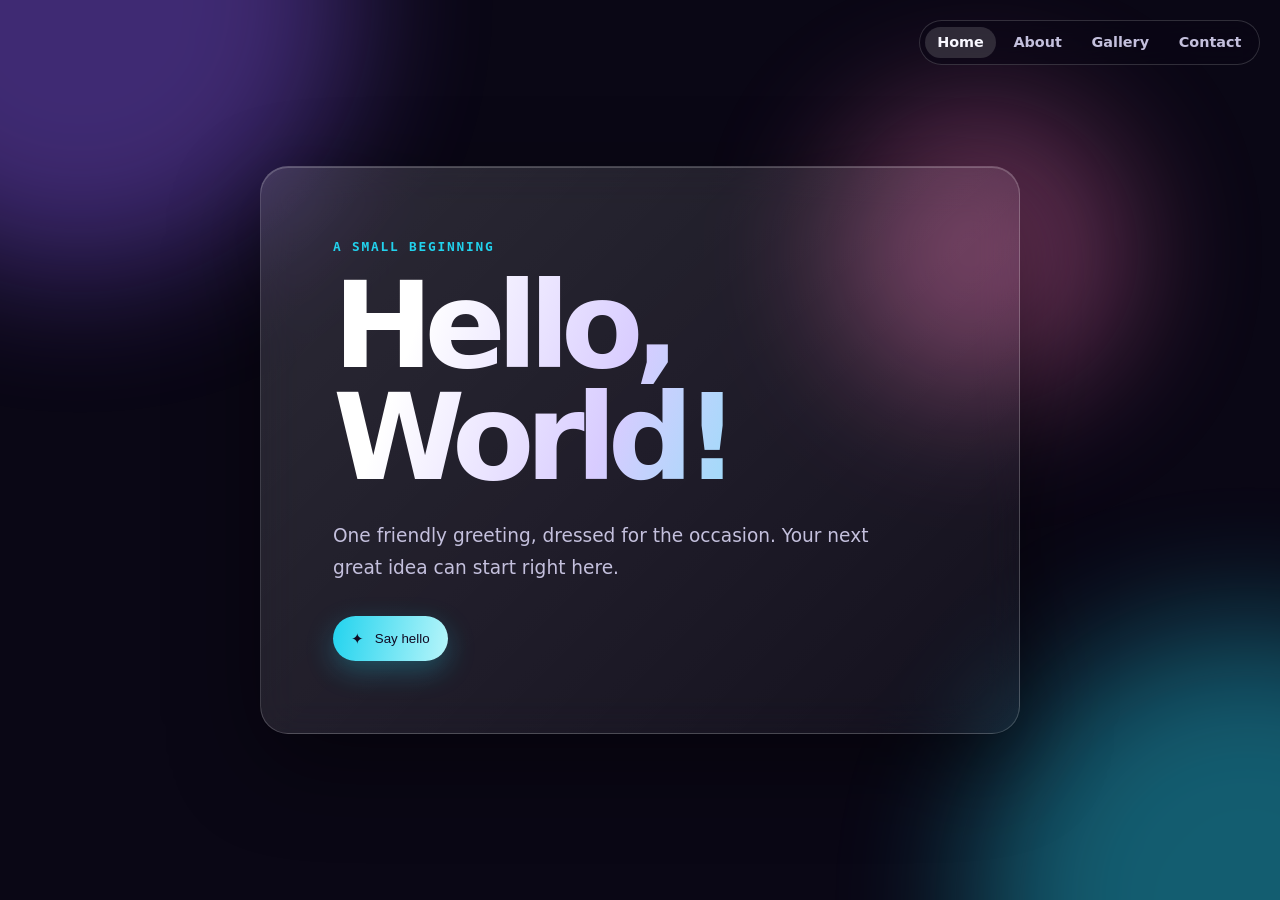
<file: index.html>
<!doctype html>
<html lang="en">
<head>
  <meta charset="utf-8">
  <meta name="viewport" content="width=device-width, initial-scale=1">
  <meta name="description" content="A stylish Hello, World! page.">
  <title>My test page</title>
  <style>
    :root {
      color-scheme: dark;
      --ink: #f8f7ff;
      --muted: #c4c0dd;
      --violet: #8b5cf6;
      --cyan: #22d3ee;
      --pink: #f472b6;
    }

    * { box-sizing: border-box; }

    body {
      min-height: 100vh;
      margin: 0;
      display: grid;
      place-items: center;
      overflow-x: hidden;
      background: #0a0715;
      color: var(--ink);
      font-family: Inter, ui-sans-serif, system-ui, -apple-system, BlinkMacSystemFont, "Segoe UI", sans-serif;
    }

    .orb {
      position: fixed;
      width: 34rem;
      aspect-ratio: 1;
      border-radius: 50%;
      filter: blur(70px);
      opacity: .42;
      animation: drift 12s ease-in-out infinite alternate;
    }
    .orb.one { background: var(--violet); top: -17rem; left: -12rem; }
    .orb.two { background: var(--cyan); right: -15rem; bottom: -17rem; animation-delay: -5s; }
    .orb.three { background: var(--pink); width: 18rem; right: 12%; top: 12%; animation-delay: -9s; }

    main {
      width: min(92vw, 760px);
      position: relative;
      padding: clamp(2rem, 6vw, 4.5rem);
      border: 1px solid rgba(255, 255, 255, .18);
      border-radius: 28px;
      background: linear-gradient(135deg, rgba(255,255,255,.14), rgba(255,255,255,.04));
      box-shadow: 0 30px 90px rgba(0, 0, 0, .45), inset 0 1px rgba(255,255,255,.2);
      backdrop-filter: blur(20px);
      animation: arrive .8s cubic-bezier(.2,.8,.2,1) both;
    }

    nav {
      position: fixed;
      z-index: 1;
      top: 1.25rem;
      right: 1.25rem;
      display: flex;
      gap: .35rem;
      padding: .35rem;
      border: 1px solid rgba(255, 255, 255, .16);
      border-radius: 999px;
      background: rgba(10, 7, 21, .55);
      backdrop-filter: blur(12px);
    }
    nav a {
      padding: .48rem .75rem;
      border-radius: 999px;
      color: var(--muted);
      font-size: .9rem;
      font-weight: 700;
      text-decoration: none;
      transition: background .2s ease, color .2s ease;
    }
    nav a:hover, nav a[aria-current="page"] { background: rgba(255,255,255,.14); color: var(--ink); }

    .eyebrow {
      margin: 0 0 1rem;
      color: var(--cyan);
      font: 700 .8rem/1.2 ui-monospace, SFMono-Regular, Menlo, Consolas, monospace;
      letter-spacing: .14em;
      text-transform: uppercase;
    }

    h1 {
      max-width: 9ch;
      margin: 0;
      font-size: clamp(3.2rem, 11vw, 7.5rem);
      line-height: .93;
      letter-spacing: -.075em;
      background: linear-gradient(110deg, #fff 15%, #d8ccff 48%, #72e7f5 85%);
      -webkit-background-clip: text;
      background-clip: text;
      color: transparent;
    }

    p {
      max-width: 48ch;
      margin: 1.7rem 0 2rem;
      color: var(--muted);
      font-size: clamp(1rem, 2vw, 1.16rem);
      line-height: 1.7;
    }

    .button {
      display: inline-flex;
      align-items: center;
      gap: .65rem;
      padding: .9rem 1.15rem;
      border: 0;
      border-radius: 999px;
      cursor: pointer;
      color: #100a23;
      background: linear-gradient(100deg, var(--cyan), #b7f5fa);
      font: 700 .95rem/1 inherit;
      box-shadow: 0 10px 28px rgba(34, 211, 238, .28);
      transition: transform .2s ease, box-shadow .2s ease;
    }
    .button:hover { transform: translateY(-3px); box-shadow: 0 16px 32px rgba(34, 211, 238, .4); }
    .button:active { transform: translateY(0); }

    .spark { font-size: 1.1em; }
    #message { margin-left: .8rem; color: var(--cyan); font-size: .9rem; }

    @keyframes drift { to { transform: translate(4rem, 3rem) scale(1.15); } }
    @keyframes arrive { from { opacity: 0; transform: translateY(22px) scale(.98); } }

    @media (prefers-reduced-motion: reduce) { *, *::before, *::after { animation-duration: .01ms !important; transition-duration: .01ms !important; } }
  </style>
</head>
<body>
  <div class="orb one"></div><div class="orb two"></div><div class="orb three"></div>
  <nav aria-label="Primary navigation">
    <a href="index.html" aria-current="page">Home</a>
    <a href="about.htm">About</a>
    <a href="gallery.html">Gallery</a>
    <a href="contact.htm">Contact</a>
  </nav>
  <main>
    <p class="eyebrow">A small beginning</p>
    <h1>Hello, World!</h1>
    <p>One friendly greeting, dressed for the occasion. Your next great idea can start right here.</p>
    <button class="button" type="button" id="helloButton"><span class="spark">✦</span> Say hello</button><span id="message" aria-live="polite"></span>
  </main>
  <script>
    document.getElementById('helloButton').addEventListener('click', () => {
      document.getElementById('message').textContent = 'Hello right back!';
    });
  </script>
</body>
</html>
</file>
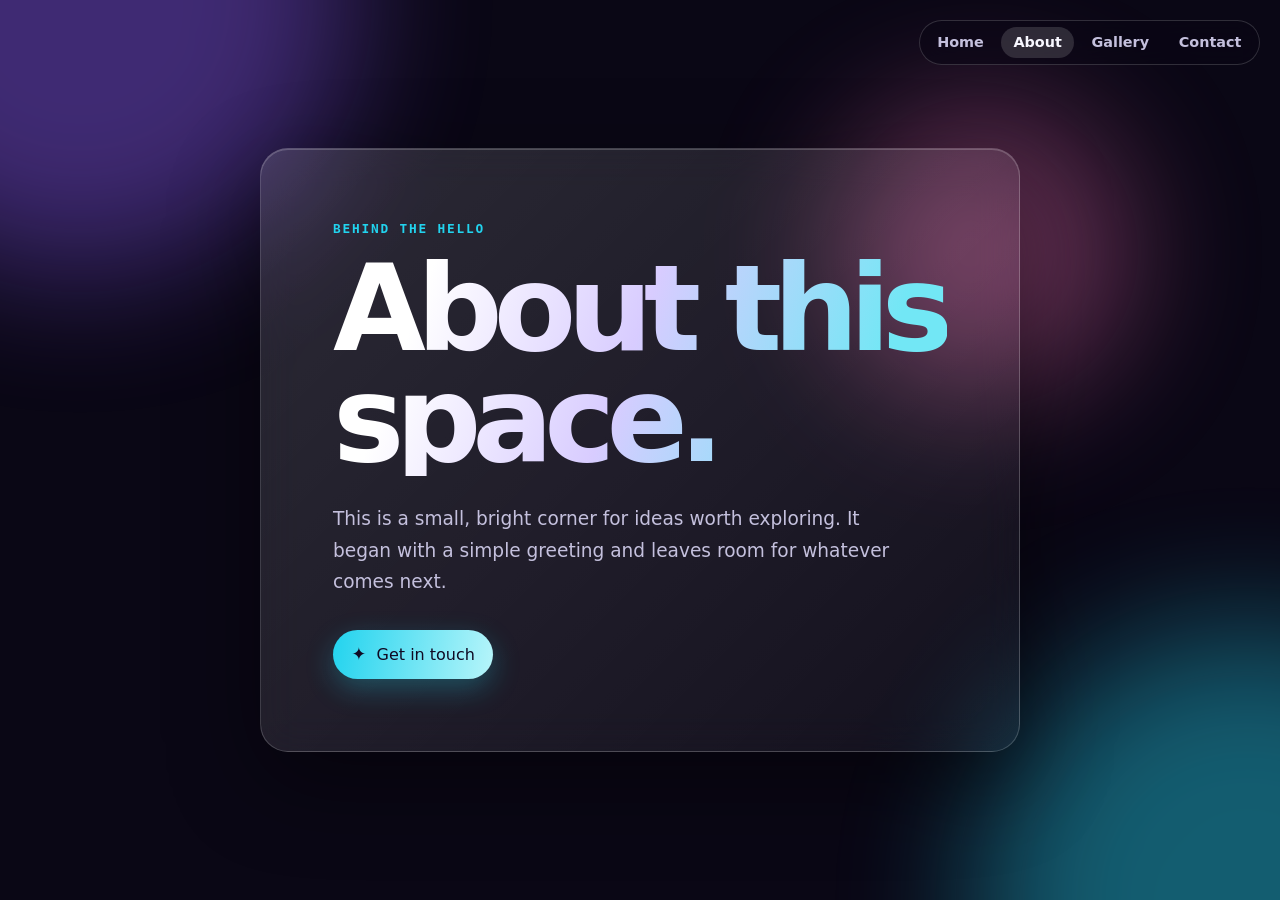
<file: about.htm>
<!doctype html>
<html lang="en">
<head>
  <meta charset="utf-8">
  <meta name="viewport" content="width=device-width, initial-scale=1">
  <meta name="description" content="About this small beginning.">
  <title>About | My test page</title>
  <link rel="stylesheet" href="site.css">
</head>
<body>
  <div class="orb one"></div><div class="orb two"></div><div class="orb three"></div>
  <nav aria-label="Primary navigation">
    <a href="index.html">Home</a><a href="about.htm" aria-current="page">About</a><a href="gallery.html">Gallery</a><a href="contact.htm">Contact</a>
  </nav>
  <main>
    <p class="eyebrow">Behind the hello</p>
    <h1>About this space.</h1>
    <p>This is a small, bright corner for ideas worth exploring. It began with a simple greeting and leaves room for whatever comes next.</p>
    <a class="button" href="contact.htm"><span class="spark">✦</span> Get in touch</a>
  </main>
</body>
</html>
</file>
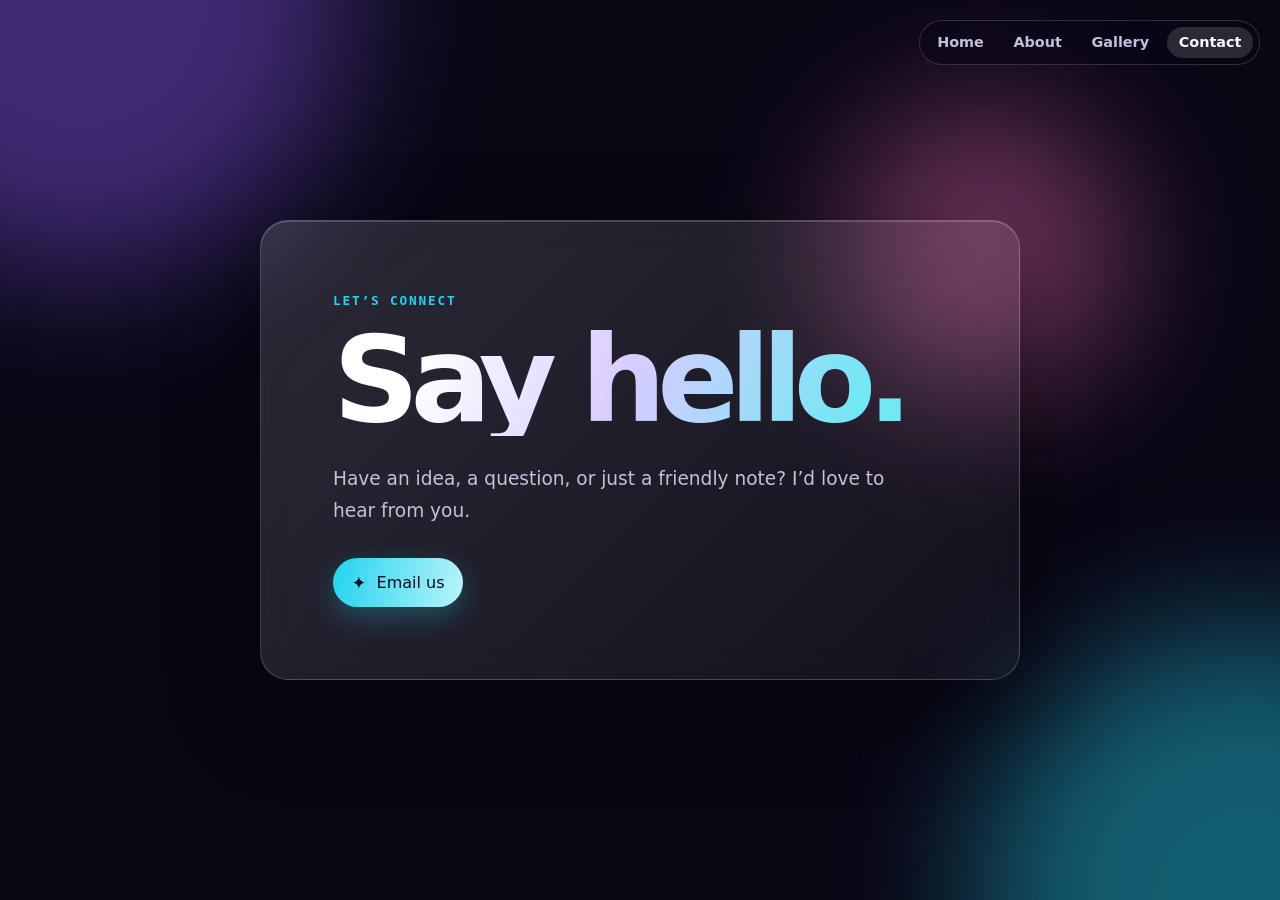
<file: contact.htm>
<!doctype html>
<html lang="en">
<head>
  <meta charset="utf-8">
  <meta name="viewport" content="width=device-width, initial-scale=1">
  <meta name="description" content="Contact this small beginning.">
  <title>Contact us| My test page</title>
  <link rel="stylesheet" href="site.css">
</head>
<body>
  <div class="orb one"></div><div class="orb two"></div><div class="orb three"></div>
  <nav aria-label="Primary navigation">
    <a href="index.html">Home</a><a href="about.htm">About</a><a href="gallery.html">Gallery</a><a href="contact.htm" aria-current="page">Contact</a>
  </nav>
  <main>
    <p class="eyebrow">Let’s connect</p>
    <h1>Say hello.</h1>
    <p>Have an idea, a question, or just a friendly note? I’d love to hear from you.</p>
    <a class="button" href="mailto:hello@example.com"><span class="spark">✦</span> Email us</a>
  </main>
</body>
</html>
</file>
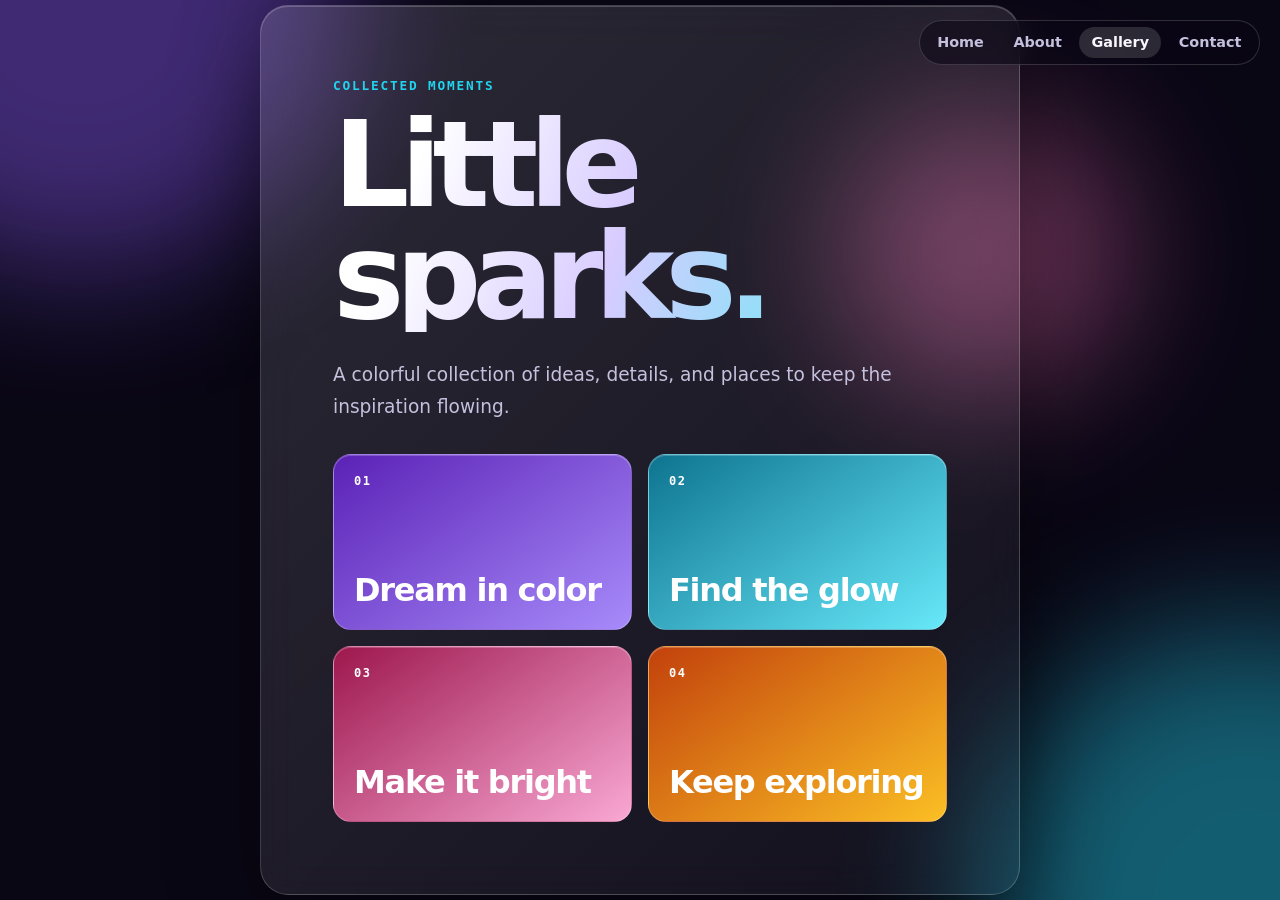
<file: gallery.html>
<!doctype html>
<html lang="en">
<head>
  <meta charset="utf-8">
  <meta name="viewport" content="width=device-width, initial-scale=1">
  <meta name="description" content="A small collection of colorful moments.">
  <title>Gallery | My test page</title>
  <link rel="stylesheet" href="site.css">
</head>
<body>
  <div class="orb one"></div><div class="orb two"></div><div class="orb three"></div>
  <nav aria-label="Primary navigation">
    <a href="index.html">Home</a><a href="about.htm">About</a><a href="gallery.html" aria-current="page">Gallery</a><a href="contact.htm">Contact</a>
  </nav>
  <main class="gallery-page">
    <p class="eyebrow">Collected moments</p>
    <h1>Little sparks.</h1>
    <p>A colorful collection of ideas, details, and places to keep the inspiration flowing.</p>
    <section class="gallery-grid" aria-label="Gallery">
      <article class="gallery-card violet"><span>01</span><strong>Dream in color</strong></article>
      <article class="gallery-card cyan"><span>02</span><strong>Find the glow</strong></article>
      <article class="gallery-card pink"><span>03</span><strong>Make it bright</strong></article>
      <article class="gallery-card sunset"><span>04</span><strong>Keep exploring</strong></article>
    </section>
  </main>
</body>
</html>
</file>
<file: site.css>
:root { color-scheme: dark; --ink:#f8f7ff; --muted:#c4c0dd; --violet:#8b5cf6; --cyan:#22d3ee; --pink:#f472b6; }
* { box-sizing: border-box; }
body { min-height:100vh; margin:0; display:grid; place-items:center; overflow-x:hidden; background:#0a0715; color:var(--ink); font-family:Inter,ui-sans-serif,system-ui,-apple-system,BlinkMacSystemFont,"Segoe UI",sans-serif; }
.orb { position:fixed; width:34rem; aspect-ratio:1; border-radius:50%; filter:blur(70px); opacity:.42; animation:drift 12s ease-in-out infinite alternate; }
.orb.one { background:var(--violet); top:-17rem; left:-12rem; }.orb.two { background:var(--cyan); right:-15rem; bottom:-17rem; animation-delay:-5s; }.orb.three { background:var(--pink); width:18rem; right:12%; top:12%; animation-delay:-9s; }
nav { position:fixed; z-index:1; top:1.25rem; right:1.25rem; display:flex; gap:.35rem; padding:.35rem; border:1px solid rgba(255,255,255,.16); border-radius:999px; background:rgba(10,7,21,.55); backdrop-filter:blur(12px); }
nav a { padding:.48rem .75rem; border-radius:999px; color:var(--muted); font-size:.9rem; font-weight:700; text-decoration:none; transition:background .2s ease,color .2s ease; } nav a:hover,nav a[aria-current="page"] { background:rgba(255,255,255,.14); color:var(--ink); }
main { width:min(92vw,760px); position:relative; padding:clamp(2rem,6vw,4.5rem); border:1px solid rgba(255,255,255,.18); border-radius:28px; background:linear-gradient(135deg,rgba(255,255,255,.14),rgba(255,255,255,.04)); box-shadow:0 30px 90px rgba(0,0,0,.45),inset 0 1px rgba(255,255,255,.2); backdrop-filter:blur(20px); animation:arrive .8s cubic-bezier(.2,.8,.2,1) both; }
.eyebrow { margin:0 0 1rem; color:var(--cyan); font:700 .8rem/1.2 ui-monospace,SFMono-Regular,Menlo,Consolas,monospace; letter-spacing:.14em; text-transform:uppercase; }
h1 { max-width:10ch; margin:0; font-size:clamp(3.2rem,11vw,7.5rem); line-height:.93; letter-spacing:-.075em; background:linear-gradient(110deg,#fff 15%,#d8ccff 48%,#72e7f5 85%); -webkit-background-clip:text; background-clip:text; color:transparent; }
p { max-width:48ch; margin:1.7rem 0 2rem; color:var(--muted); font-size:clamp(1rem,2vw,1.16rem); line-height:1.7; }
.button { display:inline-flex; align-items:center; gap:.65rem; padding:.9rem 1.15rem; border:0; border-radius:999px; cursor:pointer; color:#100a23; background:linear-gradient(100deg,var(--cyan),#b7f5fa); font:700 .95rem/1 inherit; text-decoration:none; box-shadow:0 10px 28px rgba(34,211,238,.28); transition:transform .2s ease,box-shadow .2s ease; }.button:hover { transform:translateY(-3px); box-shadow:0 16px 32px rgba(34,211,238,.4); }.spark { font-size:1.1em; }
.gallery-page { max-width:980px; }
.gallery-grid { display:grid; grid-template-columns:repeat(2,minmax(0,1fr)); gap:1rem; }
.gallery-card { min-height:11rem; display:flex; flex-direction:column; justify-content:space-between; padding:1.25rem; border:1px solid rgba(255,255,255,.24); border-radius:18px; color:#fff; box-shadow:inset 0 1px rgba(255,255,255,.22); }
.gallery-card span { font:700 .75rem/1 ui-monospace,SFMono-Regular,Menlo,monospace; letter-spacing:.12em; }.gallery-card strong { font-size:clamp(1.25rem,3vw,2rem); letter-spacing:-.04em; }
.violet { background:linear-gradient(145deg,#5b21b6,#a78bfa); }.cyan { background:linear-gradient(145deg,#0e7490,#67e8f9); }.pink { background:linear-gradient(145deg,#9d174d,#f9a8d4); }.sunset { background:linear-gradient(145deg,#c2410c,#fbbf24); }
@keyframes drift { to { transform:translate(4rem,3rem) scale(1.15); } } @keyframes arrive { from { opacity:0; transform:translateY(22px) scale(.98); } }
@media (max-width:520px) { nav { left:50%; right:auto; transform:translateX(-50%); } nav a { padding:.44rem .52rem; font-size:.78rem; } main { margin-top:3.5rem; } .gallery-grid { grid-template-columns:1fr; } } @media (prefers-reduced-motion:reduce) { *,*::before,*::after { animation-duration:.01ms!important; transition-duration:.01ms!important; } }
</file>
